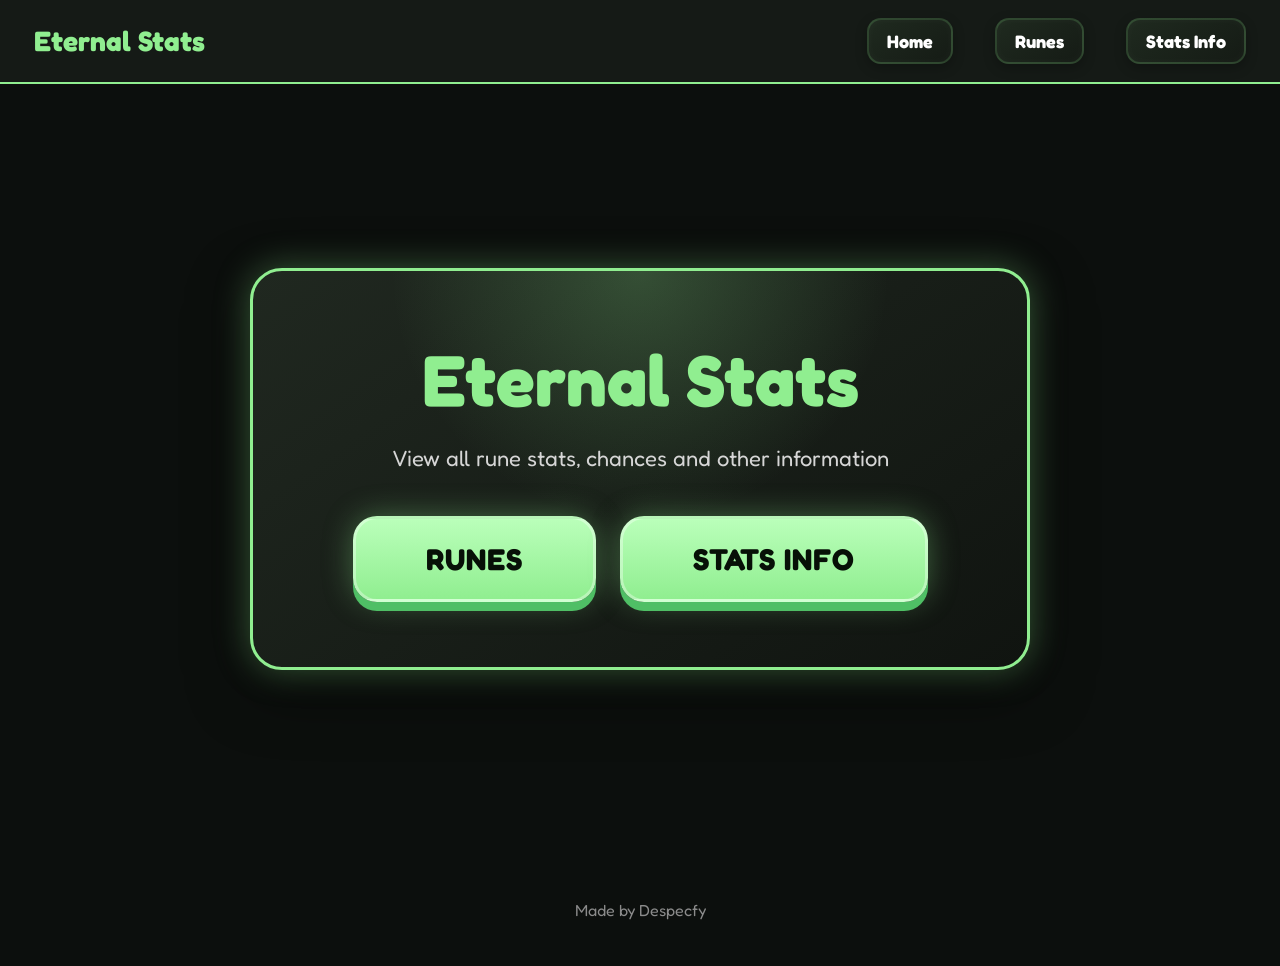
<file: index.html>
<!DOCTYPE html>
<html lang="en">
<head>
  <meta charset="UTF-8">
  <title>Eternal Stats</title>
  <link href="https://fonts.googleapis.com/css2?family=Fredoka:wght@500;600;700;800;900&display=swap" rel="stylesheet">
  <link rel="stylesheet" href="style.css">
</head>
<body>

<header class="topbar">
  <h1>Eternal Stats</h1>
  <nav class="nav-buttons">
  <a href="index.html">Home</a>
  <a href="runes.html">Runes</a>
  <a href="stats-info.html">Stats Info</a>
</nav>
</header>

<main class="home-page">
  <div class="home-box">
    <h2>Eternal Stats</h2>
    <p>View all rune stats, chances and other information</p>

    <div class="home-buttons-row">
  <a href="runes.html" class="runes-button">RUNES</a>
  <a href="stats-info.html" class="runes-button stats-info-button">STATS INFO</a>
</div>
  </div>
</main>

<footer>
  <p>Made by Despecfy</p>
</footer>

</body>
</html>
</file>
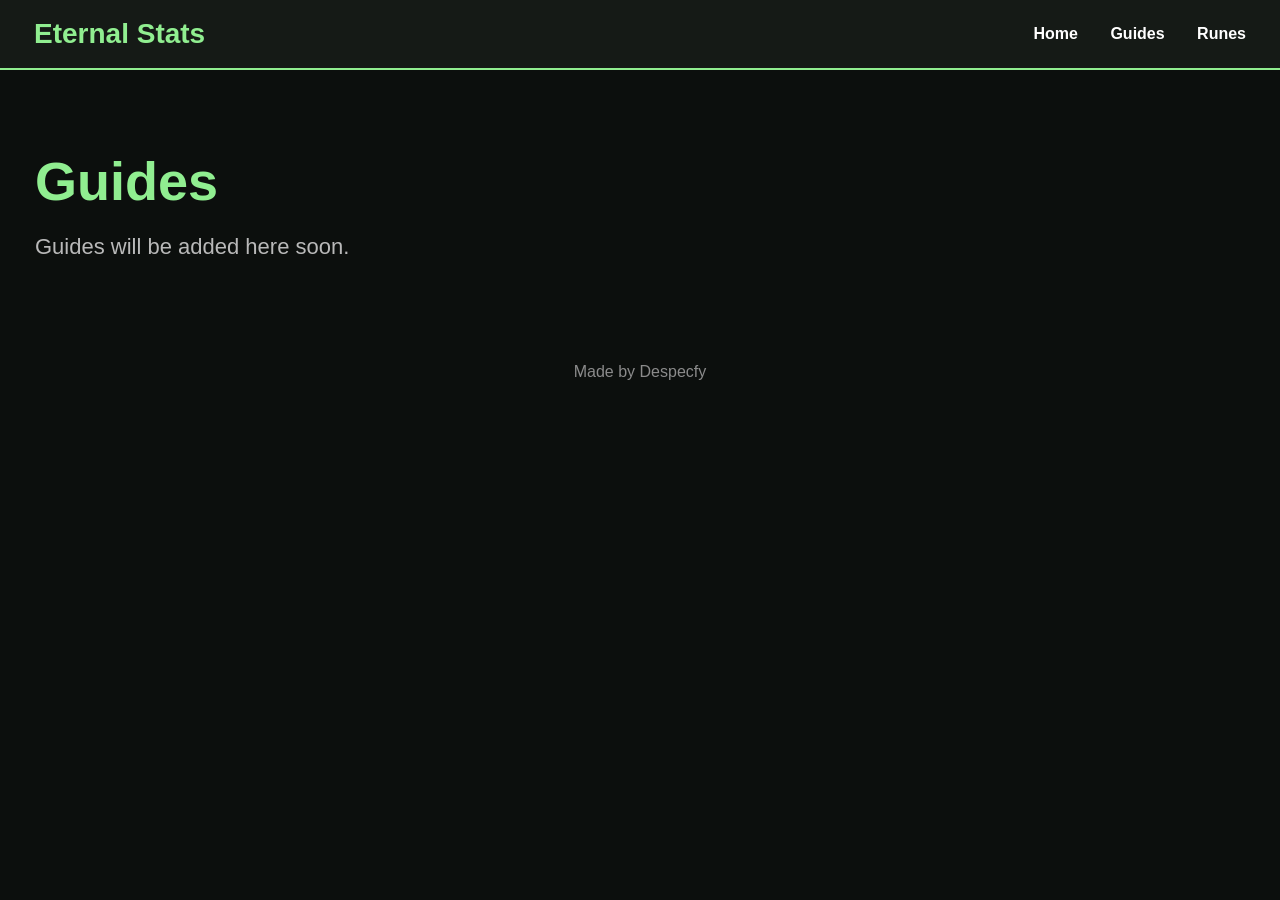
<file: guides.html>
<!DOCTYPE html>
<html lang="en">
<head>
  <meta charset="UTF-8">
  <title>Eternal Stats Guides</title>
  <link rel="stylesheet" href="style.css">
</head>
<body>

<header class="topbar">
  <h1>Eternal Stats</h1>
  <nav>
    <a href="index.html">Home</a>
    <a href="guides.html">Guides</a>
    <a href="runes.html">Runes</a>
  </nav>
</header>

<section class="page">
  <h2>Guides</h2>
  <p>Guides will be added here soon.</p>
</section>

<footer>
  <p>Made by Despecfy</p>
</footer>

</body>
</html>
</file>
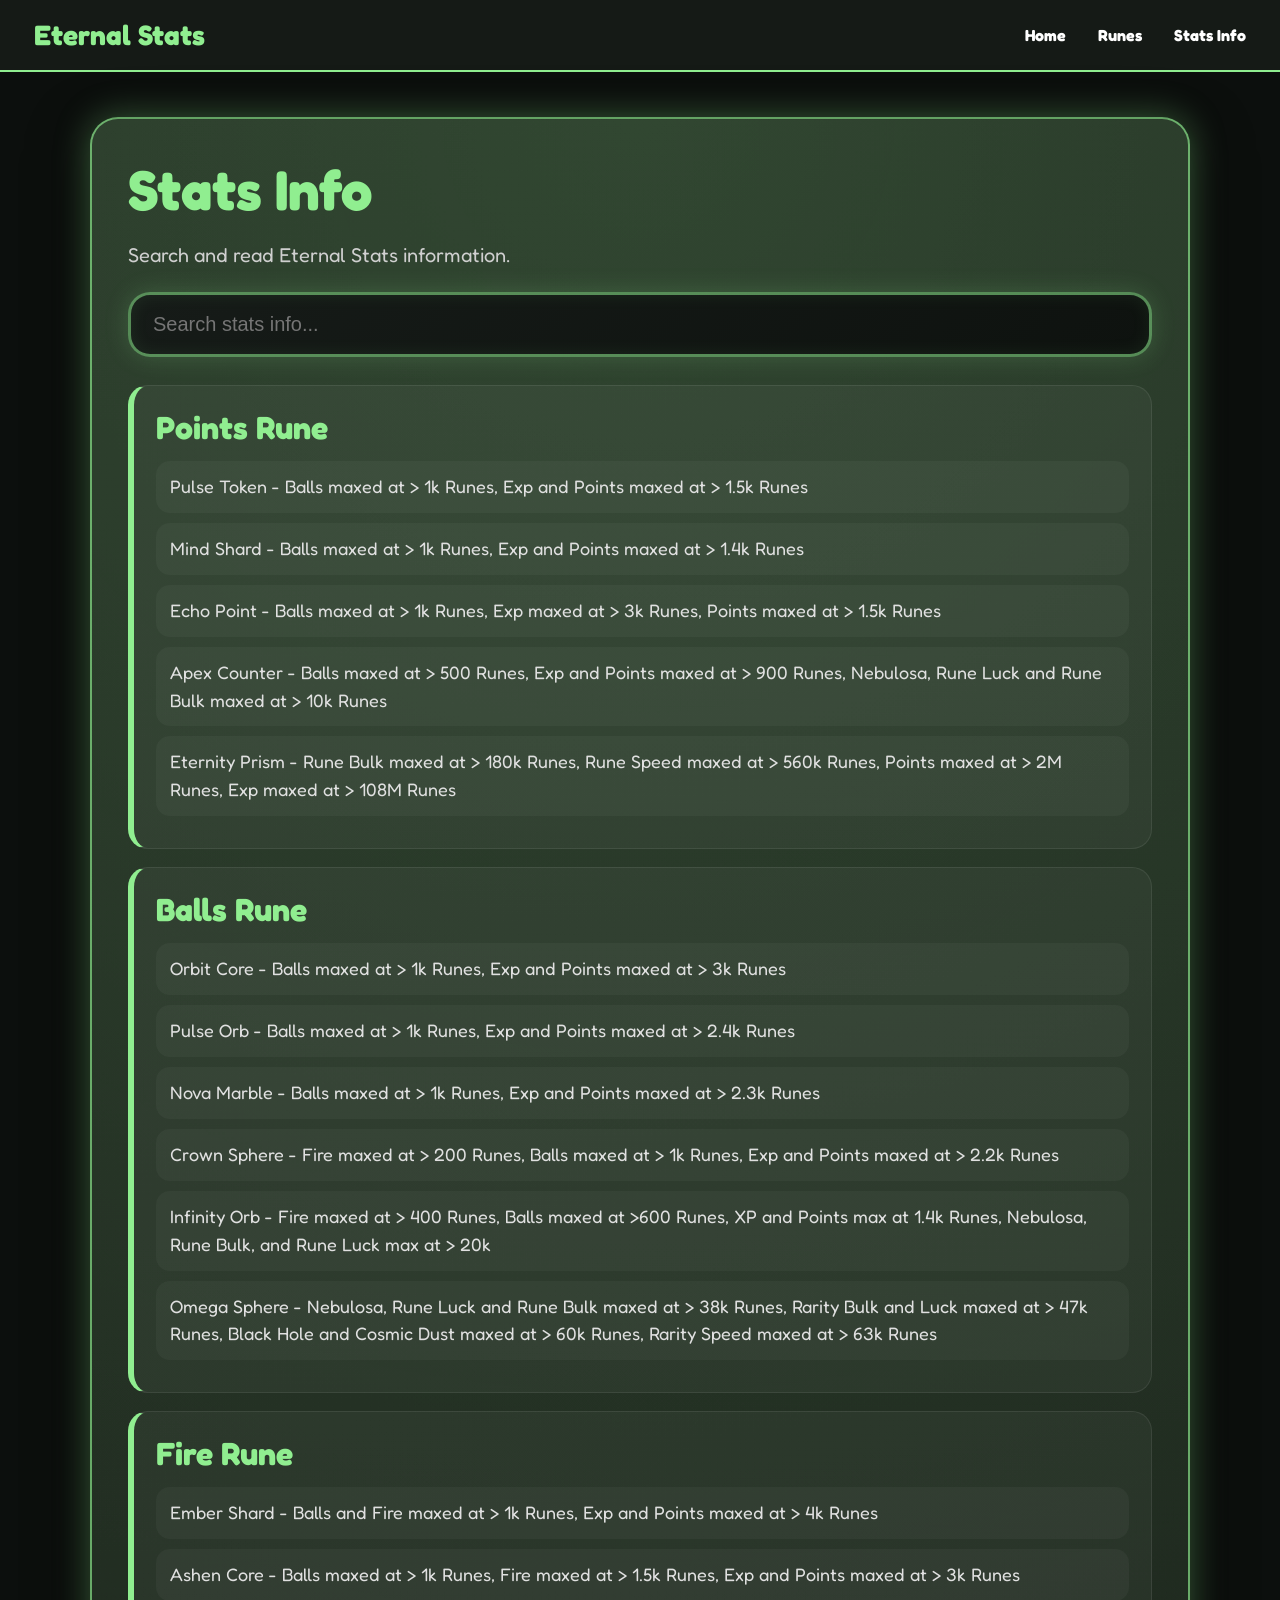
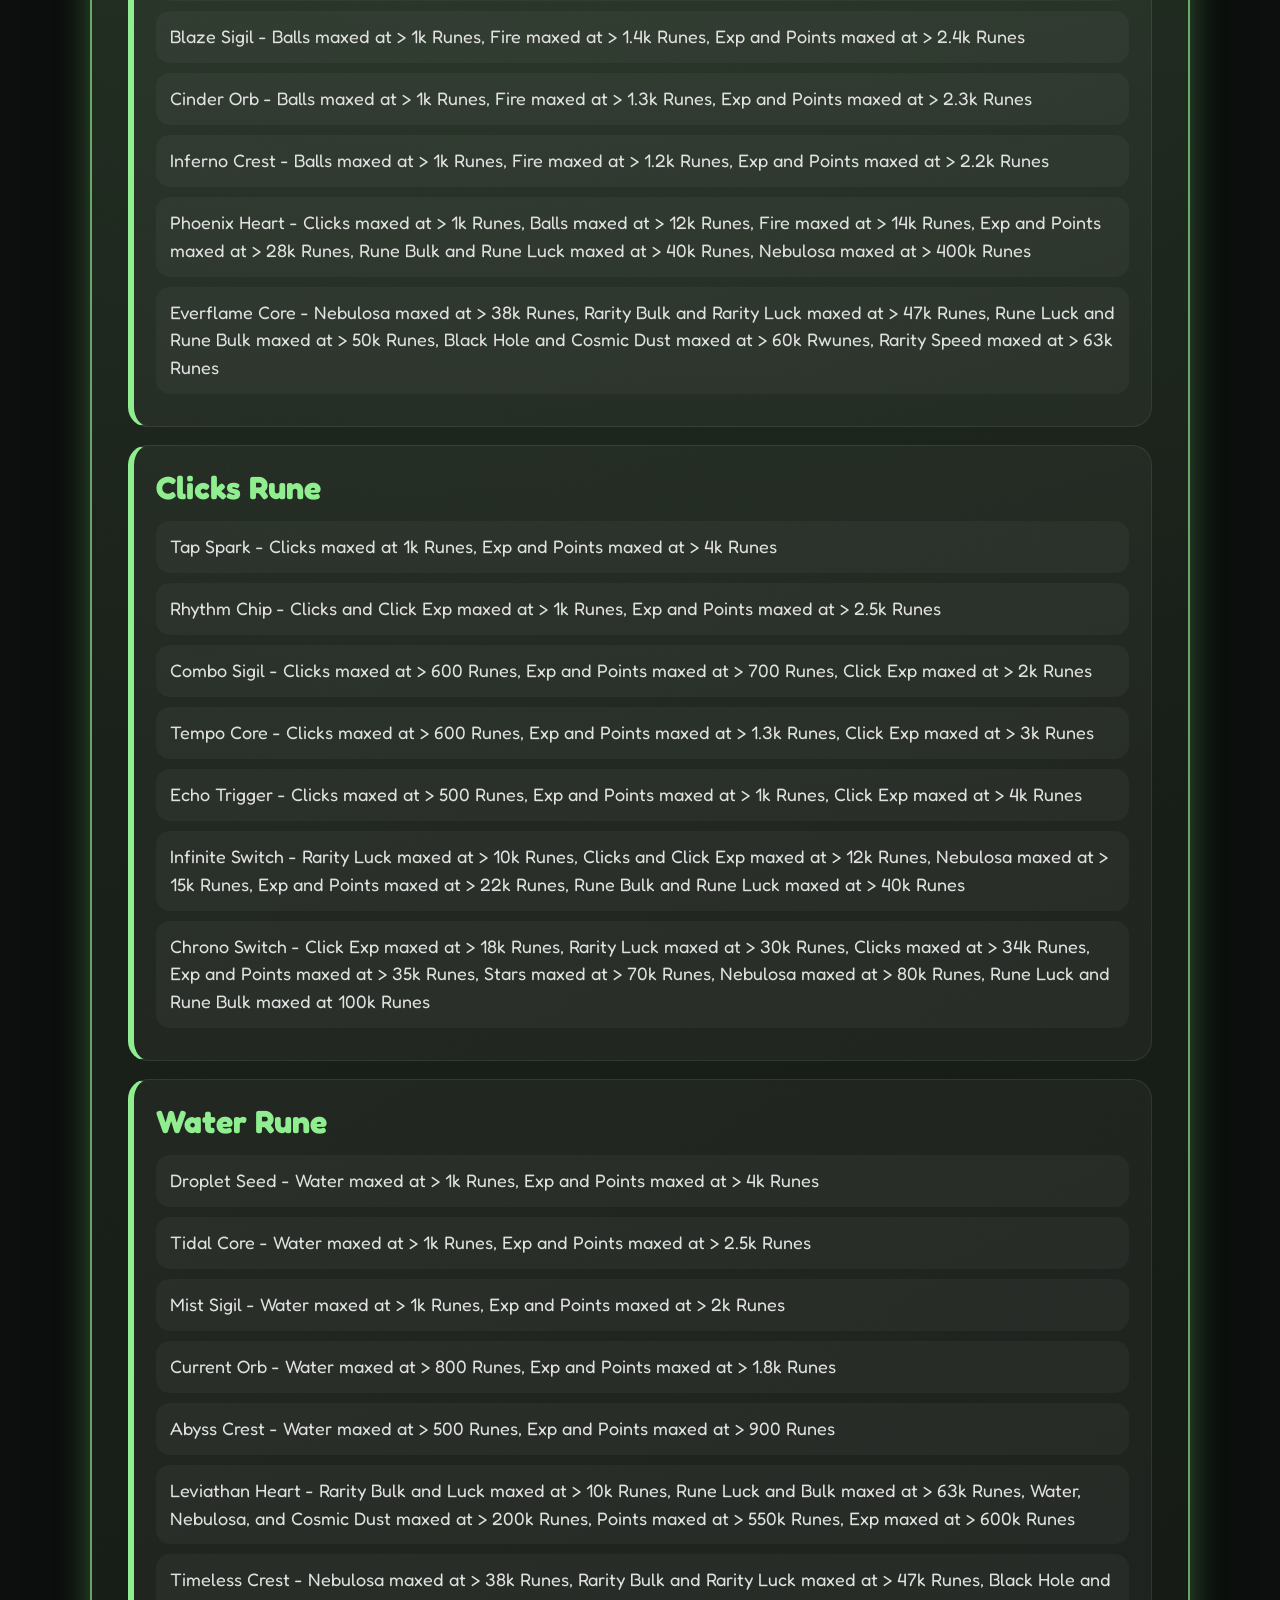
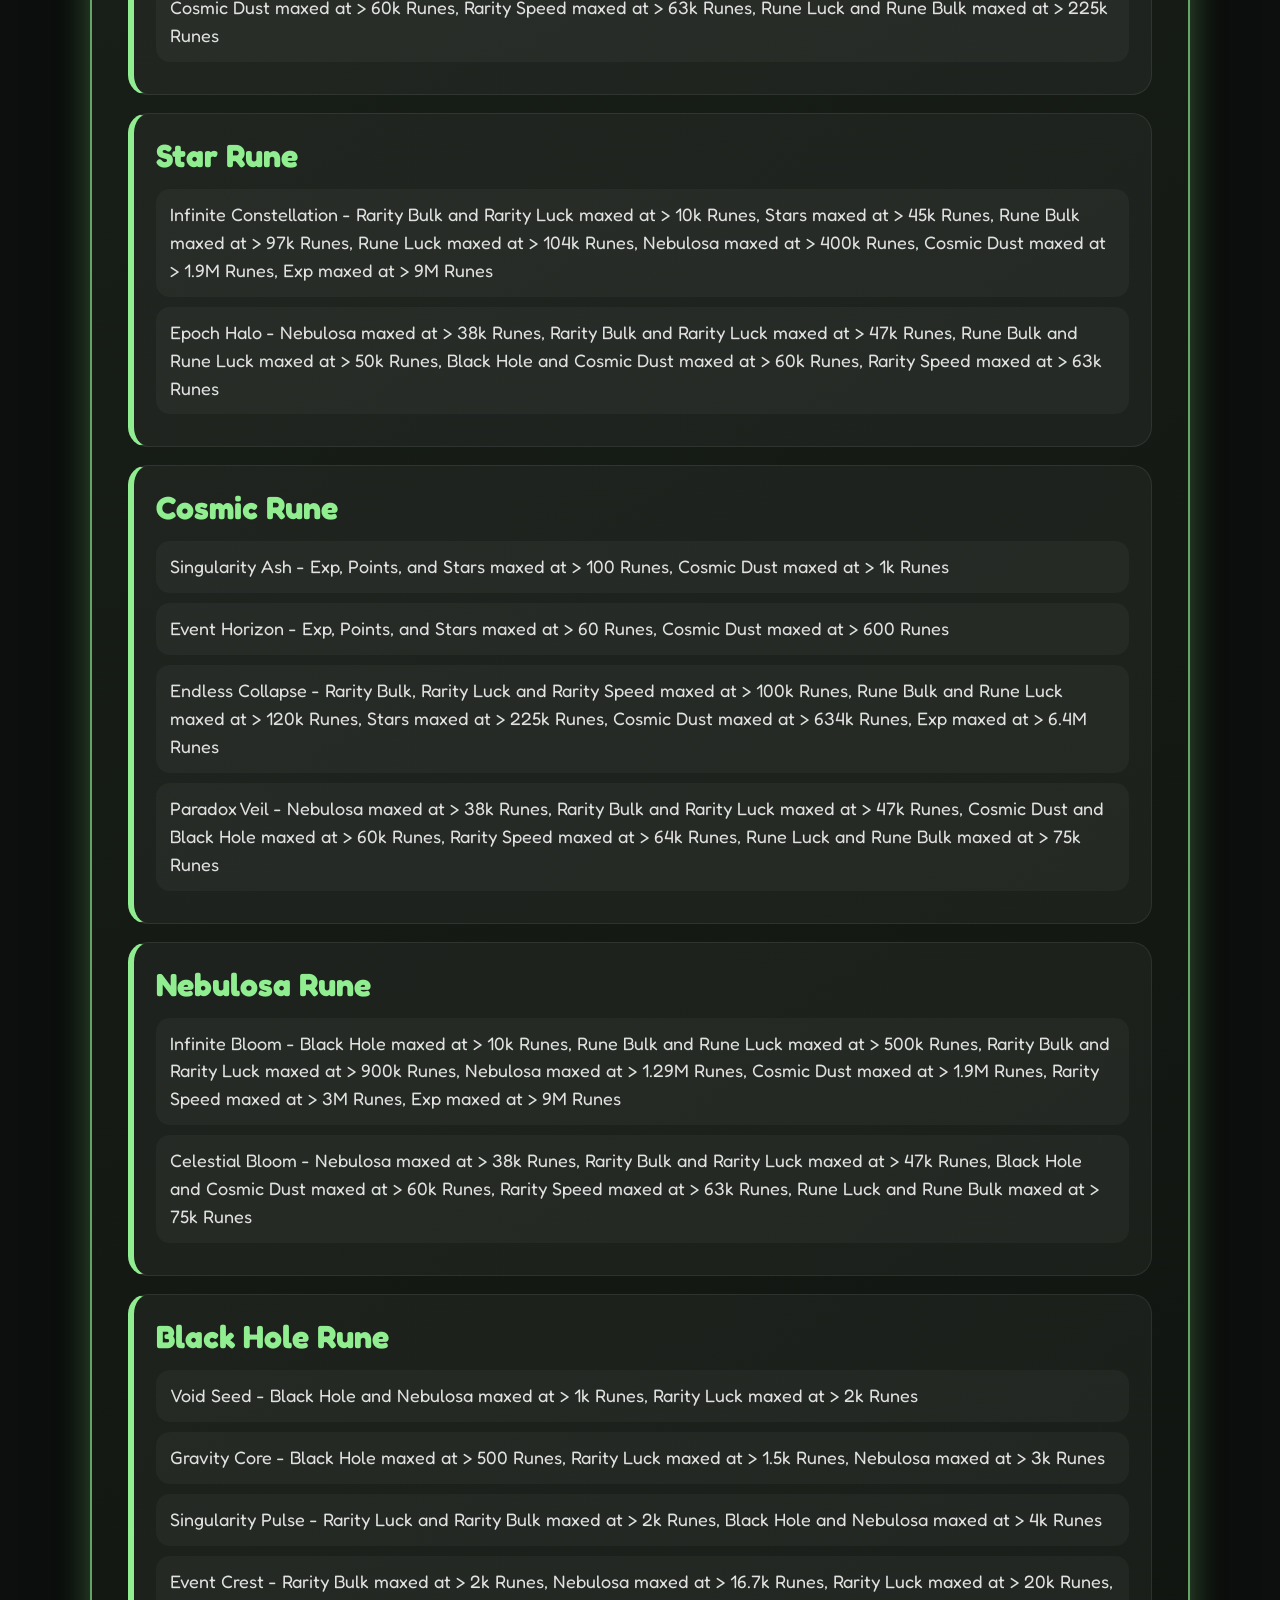
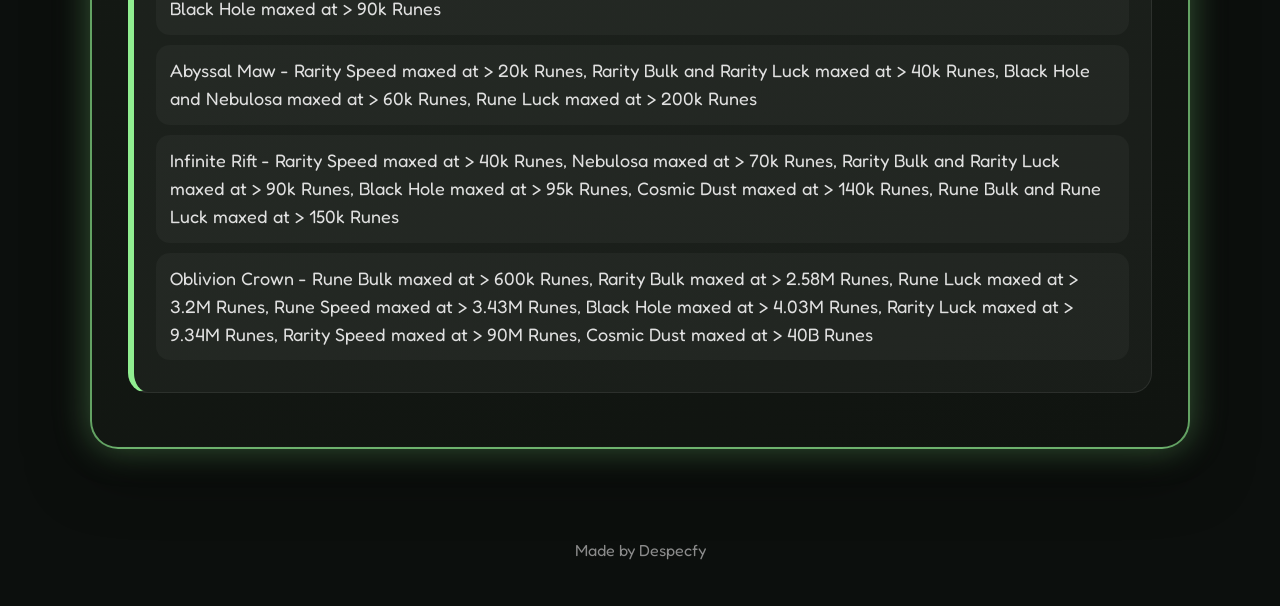
<file: stats-info.html>
<!DOCTYPE html>
<html lang="en">
<head>
  <meta charset="UTF-8">
  <title>Eternal Stats Info</title>
  <link href="https://fonts.googleapis.com/css2?family=Fredoka:wght@500;600;700;800;900&display=swap" rel="stylesheet">
  <link rel="stylesheet" href="style.css">
</head>
<body>

<header class="topbar">
  <h1>Eternal Stats</h1>
  <nav>
    <a href="index.html">Home</a>
    <a href="runes.html">Runes</a>
    <a href="stats-info.html">Stats Info</a>
  </nav>
</header>

<main class="stats-info-page">
  <section class="stats-info-box">
    <h2>Stats Info</h2>
    <p class="stats-info-subtitle">Search and read Eternal Stats information.</p>

    <input 
      type="text" 
      id="infoSearch" 
      class="info-search" 
      placeholder="Search stats info..."
      onkeyup="searchInfo()"
    >

   <div id="infoContent" class="info-content">

  <div class="info-section">
    <h3>Points Rune</h3>
    <p>Pulse Token - Balls maxed at > 1k Runes, Exp and Points maxed at > 1.5k Runes</p>
    <p>Mind Shard - Balls maxed at > 1k Runes, Exp and Points maxed at > 1.4k Runes</p>
    <p>Echo Point - Balls maxed at > 1k Runes, Exp maxed at > 3k Runes, Points maxed at > 1.5k Runes</p>
    <p>Apex Counter - Balls maxed at > 500 Runes, Exp and Points maxed at > 900 Runes, Nebulosa, Rune Luck and Rune Bulk maxed at > 10k Runes</p>
    <p>Eternity Prism - Rune Bulk maxed at > 180k Runes, Rune Speed maxed at > 560k Runes, Points maxed at > 2M Runes, Exp maxed at > 108M Runes</p>
  </div>

  <div class="info-section">
    <h3>Balls Rune</h3>
    <p>Orbit Core - Balls maxed at > 1k Runes, Exp and Points maxed at > 3k Runes</p>
    <p>Pulse Orb - Balls maxed at > 1k Runes, Exp and Points maxed at > 2.4k Runes</p>
    <p>Nova Marble - Balls maxed at > 1k Runes, Exp and Points maxed at > 2.3k Runes</p>
    <p>Crown Sphere - Fire maxed at > 200 Runes, Balls maxed at > 1k Runes, Exp and Points maxed at > 2.2k Runes</p>
    <p>Infinity Orb - Fire maxed at > 400 Runes, Balls maxed at >600 Runes, XP and Points max at 1.4k Runes, Nebulosa, Rune Bulk, and Rune Luck max at > 20k</p>
    <p>Omega Sphere - Nebulosa, Rune Luck and Rune Bulk maxed at > 38k Runes, Rarity Bulk and Luck maxed at > 47k Runes, Black Hole and Cosmic Dust maxed at > 60k Runes, Rarity Speed maxed at > 63k Runes</p>
  </div>

  <div class="info-section">
    <h3>Fire Rune</h3>
    <p>Ember Shard - Balls and Fire maxed at > 1k Runes, Exp and Points maxed at > 4k Runes</p>
    <p>Ashen Core - Balls maxed at > 1k Runes, Fire maxed at > 1.5k Runes, Exp and Points maxed at > 3k Runes</p>
    <p>Blaze Sigil - Balls maxed at > 1k Runes, Fire maxed at > 1.4k Runes, Exp and Points maxed at > 2.4k Runes</p>
    <p>Cinder Orb - Balls maxed at > 1k Runes, Fire maxed at > 1.3k Runes, Exp and Points maxed at > 2.3k Runes</p>
    <p>Inferno Crest - Balls maxed at > 1k Runes, Fire maxed at > 1.2k Runes, Exp and Points maxed at > 2.2k Runes</p>
    <p>Phoenix Heart - Clicks maxed at > 1k Runes, Balls maxed at > 12k Runes, Fire maxed at > 14k Runes, Exp and Points maxed at > 28k Runes, Rune Bulk and Rune Luck maxed at > 40k Runes, Nebulosa maxed at > 400k Runes</p>
    <p>Everflame Core - Nebulosa maxed at > 38k Runes, Rarity Bulk and Rarity Luck maxed at > 47k Runes, Rune Luck and Rune Bulk maxed at > 50k Runes, Black Hole and Cosmic Dust maxed at > 60k Rwunes, Rarity Speed maxed at > 63k Runes</p>
  </div>

  <div class="info-section">
    <h3>Clicks Rune</h3>
    <p>Tap Spark - Clicks maxed at 1k Runes, Exp and Points maxed at > 4k Runes</p>
    <p>Rhythm Chip - Clicks and Click Exp maxed at > 1k Runes, Exp and Points maxed at > 2.5k Runes</p>
    <p>Combo Sigil - Clicks maxed at > 600 Runes, Exp and Points maxed at > 700 Runes, Click Exp maxed at > 2k Runes</p>
    <p>Tempo Core - Clicks maxed at > 600 Runes, Exp and Points maxed at > 1.3k Runes, Click Exp maxed at > 3k Runes</p>
    <p>Echo Trigger - Clicks maxed at > 500 Runes, Exp and Points maxed at > 1k Runes, Click Exp maxed at > 4k Runes</p>
    <p>Infinite Switch - Rarity Luck maxed at > 10k Runes, Clicks and Click Exp maxed at > 12k Runes, Nebulosa maxed at > 15k Runes, Exp and Points maxed at > 22k Runes, Rune Bulk and Rune Luck maxed at > 40k Runes</p>
    <p>Chrono Switch - Click Exp maxed at > 18k Runes, Rarity Luck maxed at > 30k Runes, Clicks maxed at > 34k Runes, Exp and Points maxed at > 35k Runes, Stars maxed at > 70k Runes, Nebulosa maxed at > 80k Runes, Rune Luck and Rune Bulk maxed at 100k Runes</p>
  </div>

  <div class="info-section">
    <h3>Water Rune</h3>
    <p>Droplet Seed - Water maxed at > 1k Runes, Exp and Points maxed at > 4k Runes</p>
    <p>Tidal Core - Water maxed at > 1k Runes, Exp and Points maxed at > 2.5k Runes</p>
    <p>Mist Sigil - Water maxed at > 1k Runes, Exp and Points maxed at > 2k Runes</p>
    <p>Current Orb - Water maxed at > 800 Runes, Exp and Points maxed at > 1.8k Runes</p>
    <p>Abyss Crest - Water maxed at > 500 Runes, Exp and Points maxed at > 900 Runes</p>
    <p>Leviathan Heart - Rarity Bulk and Luck maxed at > 10k Runes, Rune Luck and Bulk maxed at > 63k Runes, Water, Nebulosa, and Cosmic Dust maxed at > 200k Runes, Points maxed at > 550k Runes, Exp maxed at > 600k Runes</p>
    <p>Timeless Crest - Nebulosa maxed at > 38k Runes, Rarity Bulk and Rarity Luck maxed at > 47k Runes, Black Hole and Cosmic Dust maxed at > 60k Runes, Rarity Speed maxed at > 63k Runes, Rune Luck and Rune Bulk maxed at > 225k Runes</p>
  </div>

  <div class="info-section">
    <h3>Star Rune</h3>
    <p>Infinite Constellation - Rarity Bulk and Rarity Luck maxed at > 10k Runes, Stars maxed at > 45k Runes, Rune Bulk maxed at > 97k Runes, Rune Luck maxed at > 104k Runes, Nebulosa maxed at > 400k Runes, Cosmic Dust maxed at > 1.9M Runes, Exp maxed at > 9M Runes</p>
    <p>Epoch Halo - Nebulosa maxed at > 38k Runes, Rarity Bulk and Rarity Luck maxed at > 47k Runes, Rune Bulk and Rune Luck maxed at > 50k Runes, Black Hole and Cosmic Dust maxed at > 60k Runes, Rarity Speed maxed at > 63k Runes</p>
  </div>

  <div class="info-section">
    <h3>Cosmic Rune</h3>
    <p>Singularity Ash - Exp, Points, and Stars maxed at > 100 Runes, Cosmic Dust maxed at > 1k Runes</p>
    <p>Event Horizon - Exp, Points, and Stars maxed at > 60 Runes, Cosmic Dust maxed at > 600 Runes</p>
    <p>Endless Collapse - Rarity Bulk, Rarity Luck and Rarity Speed maxed at > 100k Runes, Rune Bulk and Rune Luck maxed at > 120k Runes, Stars maxed at > 225k Runes, Cosmic Dust maxed at > 634k Runes, Exp maxed at > 6.4M Runes</p>
    <p>Paradox Veil - Nebulosa maxed at > 38k Runes, Rarity Bulk and Rarity Luck maxed at > 47k Runes, Cosmic Dust and Black Hole maxed at > 60k Runes, Rarity Speed maxed at > 64k Runes, Rune Luck and Rune Bulk maxed at > 75k Runes</p>
  </div>

  <div class="info-section">
    <h3>Nebulosa Rune</h3>
    <p>Infinite Bloom - Black Hole maxed at > 10k Runes, Rune Bulk and Rune Luck maxed at > 500k Runes, Rarity Bulk and Rarity Luck maxed at > 900k Runes, Nebulosa maxed at > 1.29M Runes, Cosmic Dust maxed at > 1.9M Runes, Rarity Speed maxed at > 3M Runes, Exp maxed at > 9M Runes</p>
    <p>Celestial Bloom - Nebulosa maxed at > 38k Runes, Rarity Bulk and Rarity Luck maxed at > 47k Runes, Black Hole and Cosmic Dust maxed at > 60k Runes, Rarity Speed maxed at > 63k Runes, Rune Luck and Rune Bulk maxed at > 75k Runes</p>
  </div>

  <div class="info-section">
    <h3>Black Hole Rune</h3>
    <p>Void Seed - Black Hole and Nebulosa maxed at > 1k Runes, Rarity Luck maxed at > 2k Runes</p>
    <p>Gravity Core - Black Hole maxed at > 500 Runes, Rarity Luck maxed at > 1.5k Runes, Nebulosa maxed at > 3k Runes</p>
    <p>Singularity Pulse - Rarity Luck and Rarity Bulk maxed at > 2k Runes, Black Hole and Nebulosa maxed at > 4k Runes</p>
    <p>Event Crest - Rarity Bulk maxed at > 2k Runes, Nebulosa maxed at > 16.7k Runes, Rarity Luck maxed at > 20k Runes, Black Hole maxed at > 90k Runes</p>
    <p>Abyssal Maw - Rarity Speed maxed at > 20k Runes, Rarity Bulk and Rarity Luck maxed at > 40k Runes, Black Hole and Nebulosa maxed at > 60k Runes, Rune Luck maxed at > 200k Runes</p>
    <p>Infinite Rift - Rarity Speed maxed at > 40k Runes, Nebulosa maxed at > 70k Runes, Rarity Bulk and Rarity Luck maxed at > 90k Runes, Black Hole maxed at > 95k Runes, Cosmic Dust maxed at > 140k Runes, Rune Bulk and Rune Luck maxed at > 150k Runes</p>
    <p>Oblivion Crown - Rune Bulk maxed at > 600k Runes, Rarity Bulk maxed at > 2.58M Runes, Rune Luck maxed at > 3.2M Runes, Rune Speed maxed at > 3.43M Runes, Black Hole maxed at > 4.03M Runes, Rarity Luck maxed at > 9.34M Runes, Rarity Speed maxed at > 90M Runes, Cosmic Dust maxed at > 40B Runes</p>
  </div>

</div>
  </section>
</main>

<script>
const sections = document.querySelectorAll(".info-section");

sections.forEach(section => {
  section.dataset.original = section.innerHTML;
});

function searchInfo() {
  const input = document.getElementById("infoSearch").value.trim();
  const search = input.toLowerCase();

  sections.forEach(section => {
    section.innerHTML = section.dataset.original;

    if (search === "") {
      section.style.display = "block";
      return;
    }

    const text = section.innerText.toLowerCase();

    if (text.includes(search)) {
      section.style.display = "block";

      const regex = new RegExp(`(${escapeRegExp(input)})`, "gi");
      section.innerHTML = section.innerHTML.replace(regex, `<mark>$1</mark>`);
    } else {
      section.style.display = "none";
    }
  });
}

function escapeRegExp(string) {
  return string.replace(/[.*+?^${}()|[\]\\]/g, "\\$&");
}
</script>

<footer>
  <p>Made by Despecfy</p>
</footer>

</body>
</html>
</file>
<file: style.css>
:root {
  --main: #90EE90;
  --main-dark: #4fbf65;
  --main-glow: rgba(144, 238, 144, 0.35);
}

* {
  box-sizing: border-box;
}

body {
  margin: 0;
  font-family: 'Fredoka', Arial, sans-serif;
  background: #0c0f0d;
  color: white;
}

.topbar {
  background: #151a16;
  border-bottom: 2px solid var(--main);
  padding: 18px 34px;
  display: flex;
  justify-content: space-between;
  align-items: center;
}

.topbar h1 {
  margin: 0;
  color: var(--main);
  font-size: 28px;
  font-weight: 800;
}

nav a {
  color: white;
  text-decoration: none;
  margin-left: 28px;
  font-weight: 800;
  transition: 0.15s;
}

nav a:hover {
  color: var(--main);
}

.home-page {
  min-height: calc(100vh - 130px);
  display: flex;
  align-items: center;
  justify-content: center;
  padding: 40px 20px;
}

.home-box {
  width: 780px;
  max-width: 92vw;
  text-align: center;
  padding: 65px 40px;

  background:
    radial-gradient(circle at top, rgba(144,238,144,0.22), transparent 45%),
    linear-gradient(145deg, #202820, #101410);

  border: 3px solid var(--main);
  border-radius: 32px;

  box-shadow:
    0 0 35px var(--main-glow),
    0 20px 60px rgba(0,0,0,0.55);
}

.home-box h2 {
  font-size: 72px;
  margin: 0 0 15px;
  color: var(--main);
  font-weight: 900;
}

.home-box p {
  font-size: 22px;
  color: #d6d6d6;
  margin-bottom: 45px;
}

.home-buttons-row {
  display: flex;
  justify-content: center;
  gap: 24px;
  flex-wrap: wrap;
}

.runes-button {
  display: inline-block;
  text-decoration: none;
  background: linear-gradient(180deg, #baffba, #90EE90);
  color: #071007;
  font-size: 30px;
  font-weight: 900;
  letter-spacing: 1px;
  padding: 22px 70px;
  border-radius: 24px;
  border: 3px solid rgba(255,255,255,0.35);
  box-shadow:
    0 9px 0 var(--main-dark),
    0 0 30px var(--main-glow);
  transition: 0.18s;
}

.runes-button:hover {
  transform: translateY(-5px) scale(1.05);
  box-shadow:
    0 14px 0 var(--main-dark),
    0 0 45px var(--main-glow);
}

.runes-button:active {
  transform: translateY(4px) scale(0.98);
  box-shadow:
    0 4px 0 var(--main-dark),
    0 0 25px var(--main-glow);
}

.page {
  padding: 35px;
}

.page h2 {
  font-size: 54px;
  margin-bottom: 10px;
  color: var(--main);
}

.page p {
  color: #b9b9b9;
  font-size: 22px;
}

.rune-grid {
  display: grid;
  grid-template-columns: repeat(auto-fit, minmax(240px, 1fr));
  gap: 26px;
  margin-top: 40px;
}

.rune-card {
  background: linear-gradient(145deg, rgba(255,255,255,0.04), rgba(255,255,255,0.01));
  border: 2px solid rgba(255,255,255,0.08);
  border-radius: 24px;
  padding: 28px;
  text-align: center;
  cursor: pointer;
  transition: 0.2s;
  box-shadow: 0 10px 25px rgba(0,0,0,0.35);
}

.rune-card:hover {
  transform: translateY(-4px) scale(1.02);
  border-color: var(--main);
  box-shadow: 0 0 25px var(--main-glow);
}

.rune-card h3 {
  font-size: 34px;
  margin-bottom: 18px;
}

.rune-preview {
  width: 120px;
  height: 120px;
  object-fit: cover;
  border-radius: 18px;
  margin: 0 auto 18px auto;
  display: block;
  border: 2px dashed rgba(255,255,255,0.2);
}

.rune-card p {
  font-size: 18px;
  color: #bdbdbd;
}

.popup {
  position: fixed;
  inset: 0;
  background: rgba(0,0,0,0.8);
  display: none;
  justify-content: center;
  align-items: center;
  z-index: 999;
}

.popup-box {
  width: 980px;
  max-width: 92vw;
  max-height: 82vh;
  overflow-y: auto;

  background:
    radial-gradient(circle at top, #2a2f2a, #171d18);

  border: 2px solid var(--main);
  border-radius: 28px;
  padding: 26px;

  box-shadow:
    0 0 40px var(--main-glow),
    0 0 120px rgba(0,0,0,0.7);
}

.popup-box button {
  position: absolute;
  right: 22px;
  top: 18px;
  background: rgba(255,255,255,0.06);
  border: none;
  color: white;
  width: 48px;
  height: 48px;
  border-radius: 50%;
  font-size: 30px;
  cursor: pointer;
}

#popup-title {
  font-size: 52px;
  margin-bottom: 24px;
  color: white;
  font-weight: 900;
  -webkit-text-stroke: 5px black;
  paint-order: stroke fill;
}

.stats-grid {
  display: grid;
  grid-template-columns: repeat(4, 1fr);
  gap: 18px;
  margin-top: 20px;
}

.custom-stat-card {
  min-height: 340px;
  border-radius: 24px;
  padding: 20px;
  text-align: center;
  position: relative;
  overflow: hidden;
  border: 2px solid rgba(255,255,255,0.28);
  box-shadow:
    inset 0 0 80px rgba(255,255,255,0.08),
    0 10px 30px rgba(0,0,0,0.45);
}

.custom-stat-card h3 {
  margin: 0;
  font-size: 26px;
  font-weight: 900;
  color: white;
  -webkit-text-stroke: 4px black;
  paint-order: stroke fill;
}

.custom-stat-card h4 {
  margin: 6px 0;
  font-size: 18px;
  font-weight: 900;
  color: white;
  -webkit-text-stroke: 3px black;
  paint-order: stroke fill;
}

.card-line {
  height: 3px;
  width: 92%;
  margin: 14px auto 18px auto;
  border-radius: 999px;
  background: rgba(255,255,255,0.4);
}

.stat-line {
  font-size: 17px;
  font-weight: 900;
  margin: 2px 0;
  line-height: 1.15;
  -webkit-text-stroke: 2px black;
  paint-order: stroke fill;
}

.multi { color: white; }
.max { color: #00d9ff; }
.exp { color: #355dff; }
.points { color: #b22fff; }
.balls { color: #ffe600; }
.nebulosa { color: #ff7a00; }
.rune-bulk { color: #ff2f2f; }
.rune-luck { color: #00ff4c; }
.rune-speed { color: #00bfff; }
.fire { color: #ff3b13; }
.black-hole { color: #2020ff; }
.cosmic-dust { color: #6d6d6d; }
.rarity-bulk { color: #ff3333; }
.rarity-luck { color: #00ff44; }
.rarity-speed { color: #00eaff; }
.clicks { color: #00c8ff; }
.click-exp { color: #9569ff; }
.stars { color: #ffe59a; }
.water { color: #4db8ff; }
.rune-clone { color: #2f6fff; }

.compact-card .stat-line {
  font-size: 15px;
  margin: 1px 0;
}

.compact-card h3 {
  font-size: 23px;
}

.compact-card h4 {
  font-size: 16px;
  margin: 4px 0;
}

.stats-info-page {
  min-height: calc(100vh - 130px);
  padding: 45px 20px;
  display: flex;
  justify-content: center;
}

.stats-info-box {
  width: 1100px;
  max-width: 94vw;
  padding: 36px;

  background:
    radial-gradient(circle at top, rgba(144,238,144,0.16), transparent 45%),
    linear-gradient(145deg, #202820, #101410);

  border: 2px solid rgba(144,238,144,0.65);
  border-radius: 28px;

  box-shadow:
    0 0 35px var(--main-glow),
    0 20px 60px rgba(0,0,0,0.5);
}

.stats-info-box h2 {
  font-size: 56px;
  margin: 0;
  color: var(--main);
  font-weight: 900;
}

.stats-info-subtitle {
  color: #cfcfcf;
  font-size: 20px;
  margin-bottom: 25px;
}

.info-search {
  width: 100%;
  padding: 18px 22px;
  margin-bottom: 28px;
  border: 3px solid rgba(144,238,144,0.55);
  border-radius: 22px;
  background: linear-gradient(145deg, #161b18, #0e120f);
  color: white;
  font-size: 20px;
  outline: none;
  box-shadow:
    inset 0 0 18px rgba(144,238,144,0.08),
    0 0 25px rgba(144,238,144,0.18);
}

.info-search:focus {
  border-color: var(--main);
  box-shadow:
    0 0 35px var(--main-glow),
    inset 0 0 20px rgba(144,238,144,0.12);
}

.info-section {
  background: rgba(255,255,255,0.04);
  border: 1px solid rgba(255,255,255,0.08);
  border-left: 6px solid var(--main);
  border-radius: 20px;
  padding: 22px;
  margin-bottom: 18px;
}

.info-section h3 {
  color: var(--main);
  font-size: 32px;
  margin: 0 0 14px;
  font-weight: 900;
}

.info-section p {
  color: #e0e0e0;
  font-size: 18px;
  line-height: 1.55;
  background: rgba(255,255,255,0.035);
  border-radius: 14px;
  padding: 12px 14px;
  margin: 10px 0;
}

mark {
  background: var(--main);
  color: #071007;
  padding: 1px 5px;
  border-radius: 6px;
  font-weight: 900;
}

footer {
  text-align: center;
  padding: 30px;
  color: #8b8b8b;
}

@media (max-width: 900px) {
  .stats-grid {
    grid-template-columns: repeat(2, 1fr);
  }

  .home-box h2 {
    font-size: 48px;
  }
}

.nav-buttons {
  display: flex;
  align-items: center;
  gap: 14px;
}

.nav-buttons a {
  text-decoration: none;
  color: white;

  font-family: 'Fredoka', sans-serif;
  font-size: 18px;
  font-weight: 700;

  padding: 10px 18px;

  background: linear-gradient(145deg, #1f2a1f, #151b15);

  border: 2px solid rgba(144,238,144,0.18);
  border-radius: 14px;

  box-shadow:
    inset 0 0 10px rgba(255,255,255,0.03),
    0 4px 12px rgba(0,0,0,0.25);

  transition: 0.16s;
}

.nav-buttons a:hover {
  color: #071007;

  background: linear-gradient(145deg, #a9f7a9, #90EE90);

  border-color: #90EE90;

  transform: translateY(-2px);

  box-shadow:
    0 0 20px rgba(144,238,144,0.35),
    0 8px 20px rgba(0,0,0,0.3);
}

.nav-buttons a:active {
  transform: scale(0.97);
}

.chance-wrapper{
    display:flex;
    flex-direction:column;
    align-items:center;
    gap:8px;
}

.luck-calc{
    display:flex;
    flex-direction:column;
    align-items:center;
    gap:6px;
}

.luck-input{
    width:120px;

    padding:8px 10px;

    border:none;
    outline:none;

    border-radius:14px;

    background:rgba(0,0,0,0.18);

    border:2px solid rgba(255,255,255,0.15);

    color:white;

    font-family:'Fredoka',sans-serif;
    font-size:15px;
    font-weight:700;

    text-align:center;

    transition:0.15s;
}

.luck-input:focus{
    border-color:white;
    transform:scale(1.03);
}

.luck-input::placeholder{
    color:rgba(255,255,255,0.65);
}

.luck-result{
    font-family:'Fredoka',sans-serif;
    font-size:15px;
    font-weight:800;

    color:white;

    text-shadow:
    -2px 0 #000,
    2px 0 #000,
    0 -2px #000,
    0 2px #000;
}

.luck-calc {
  display: none !important;
}
</file>
